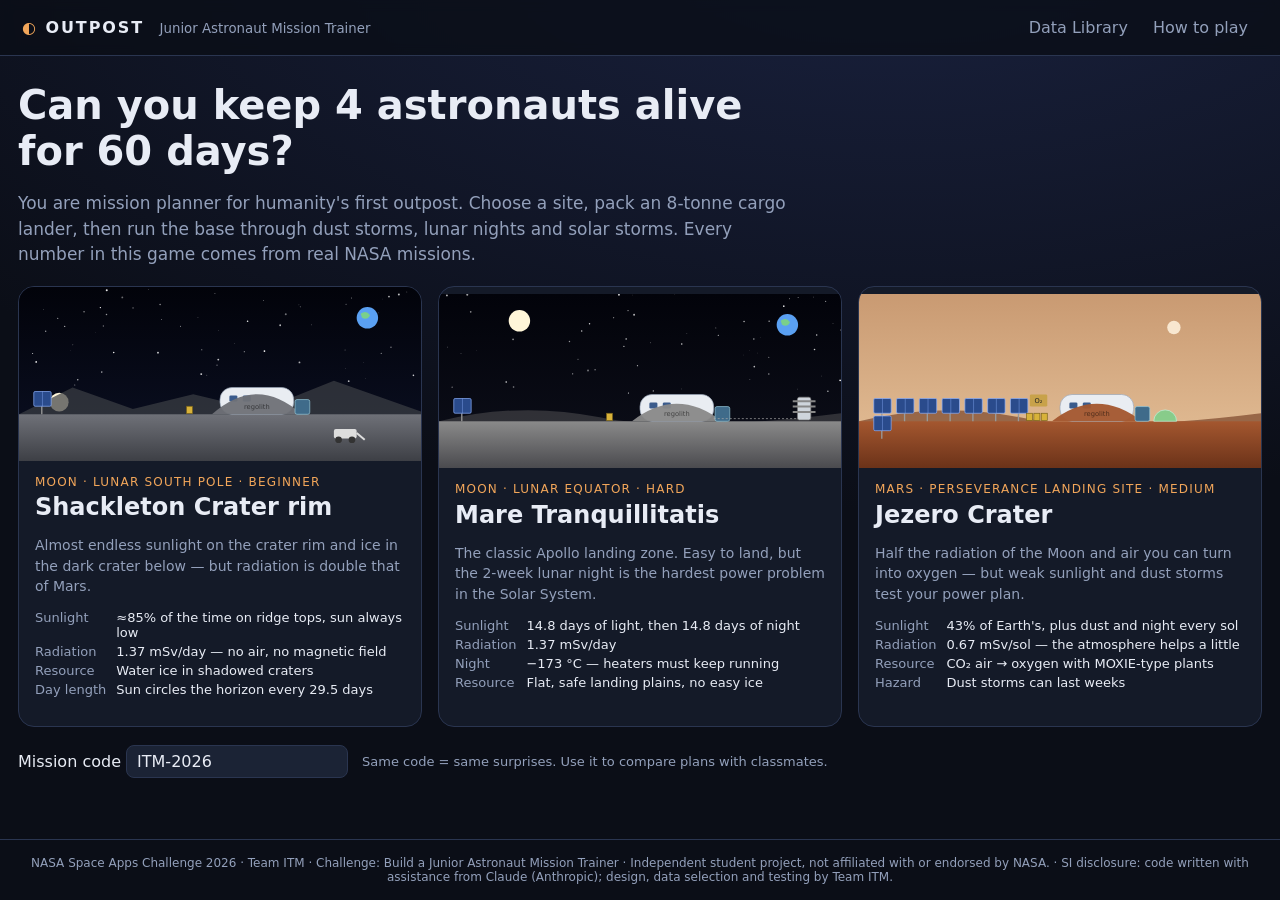
<file: index.html>
<!DOCTYPE html>
<html lang="en">
<head>
<meta charset="utf-8">
<meta name="viewport" content="width=device-width, initial-scale=1">
<title>OUTPOST — Junior Astronaut Mission Trainer</title>
<meta name="description" content="A browser game where students plan and run a lunar or Martian outpost, balancing life support, radiation shielding, power and food with real NASA mission data. NASA Space Apps Challenge 2026 — Team ITM.">
<meta name="author" content="Team ITM (International Tech Machines)">
<meta name="generator" content="Code written with assistance from a Super Intelligence (SI) tool: Claude (Anthropic). Game design, data choices and testing by Team ITM.">
<link rel="icon" href="data:image/svg+xml,<svg xmlns='http://www.w3.org/2000/svg' viewBox='0 0 32 32'><circle cx='16' cy='16' r='14' fill='%23f2a65a'/><path d='M6 22h20v4H6z' fill='%23222'/></svg>">
<link rel="stylesheet" href="css/style.css">
</head>
<body>
<header class="topbar">
  <div class="brand"><span class="logo">◐</span> OUTPOST <small>Junior Astronaut Mission Trainer</small></div>
  <nav>
    <button class="link" data-open="library">Data Library</button>
    <button class="link" data-open="howto">How to play</button>
  </nav>
</header>

<main id="app">
  <!-- 1. destination -->
  <section id="scr-site" class="screen active">
    <div class="hero">
      <h1>Can you keep 4 astronauts alive for 60 days?</h1>
      <p>You are mission planner for humanity's first outpost. Choose a site, pack an 8-tonne cargo lander, then run the base through dust storms, lunar nights and solar storms. Every number in this game comes from real NASA missions.</p>
    </div>
    <div id="site-cards" class="cards3"></div>
    <div class="seedrow">
      <label>Mission code <input id="seed" maxlength="12" value="ITM-2026"></label>
      <span class="hint">Same code = same surprises. Use it to compare plans with classmates.</span>
    </div>
  </section>

  <!-- 2. planner -->
  <section id="scr-plan" class="screen">
    <div class="plan-head">
      <button class="ghost" data-go="site">← Sites</button>
      <h2 id="plan-title"></h2>
      <div class="massbox">
        <div class="masslabel"><span>Cargo mass</span><b id="mass-num"></b></div>
        <div class="bar"><i id="mass-bar"></i></div>
      </div>
    </div>
    <div class="plan-grid">
      <div class="panel">
        <h3>1 · Systems</h3>
        <div id="mod-list"></div>
      </div>
      <div class="panel">
        <h3>2 · Supplies for 4 crew</h3>
        <div id="sup-list"></div>
        <h3>3 · Engineering check <span class="hint">(60 days, no surprises)</span></h3>
        <div id="power-sum" class="kv"></div>
        <svg id="fc-chart" class="chart" viewBox="0 0 520 190" role="img" aria-label="Forecast chart"></svg>
        <ul id="fc-warn" class="warn"></ul>
        <div class="row-end">
          <button class="ghost" id="btn-auto">Suggest a starter plan</button>
          <button class="primary" id="btn-launch">Launch mission 🚀</button>
        </div>
      </div>
    </div>
  </section>

  <!-- 3. operations -->
  <section id="scr-ops" class="screen">
    <div class="ops-grid">
      <div class="panel scene-panel">
        <div class="ops-title"><b id="ops-site"></b><span id="ops-day"></span></div>
        <svg id="scene" viewBox="0 0 600 260" role="img" aria-label="Outpost view"></svg>
        <div id="gauges" class="gauges"></div>
        <svg id="ops-chart" class="chart" viewBox="0 0 520 170" role="img" aria-label="Resource history"></svg>
      </div>
      <div class="panel">
        <h3>Mission briefing</h3>
        <ul id="brief" class="events"></ul>
        <h3>Crew focus for the next 5 <span class="dw"></span>s</h3>
        <div id="focus" class="focus"></div>
        <h3>Power switches</h3>
        <div id="toggles" class="toggles"></div>
        <button class="primary wide" id="btn-turn">Run next 5 <span class="dw"></span>s ▶</button>
        <h3>Mission log</h3>
        <ol id="log" class="log"></ol>
      </div>
    </div>
  </section>

  <!-- 4. debrief -->
  <section id="scr-end" class="screen">
    <div class="panel end">
      <div class="endhead">
        <div id="grade" class="grade"></div>
        <div>
          <h2 id="end-title"></h2>
          <p id="end-sub"></p>
        </div>
      </div>
      <div id="end-stats" class="statgrid"></div>
      <svg id="end-chart" class="chart" viewBox="0 0 520 170" role="img" aria-label="Mission history"></svg>
      <h3>What real mission planners learn from this</h3>
      <div id="lessons" class="lessons"></div>
      <div class="row-end">
        <button class="ghost" data-go="plan">Change the plan & retry</button>
        <button class="primary" data-go="site">Try another site</button>
      </div>
    </div>
  </section>
</main>

<dialog id="dlg-library"><div class="dlg">
  <h2>Data Library</h2>
  <p>Where every number comes from. Values marked <em>game estimate</em> are simplified so the game stays playable in a class period.</p>
  <div id="lib"></div>
  <button class="primary" data-close>Close</button>
</div></dialog>

<dialog id="dlg-howto"><div class="dlg">
  <h2>How to play</h2>
  <ol>
    <li><b>Pick a site.</b> The Moon's pole, the Moon's equator and Mars each break a different system.</li>
    <li><b>Pack the lander.</b> 8,000 kg for power, life support, shielding and supplies. The engineering check shows if your base survives 60 days with no surprises.</li>
    <li><b>Run the outpost.</b> Every 5 days choose what the crew does and which systems get power. React to dust storms, solar storms, sunsets and breakdowns.</li>
    <li><b>Debrief.</b> See your grade and the real engineering lessons behind your choices.</li>
  </ol>
  <p><b>You lose</b> if oxygen, water or food runs out. <b>You score</b> for science, crew morale, safe radiation levels and keeping reserves.</p>
  <button class="primary" data-close>Got it</button>
</div></dialog>

<footer class="foot">
  NASA Space Apps Challenge 2026 · Team ITM · Challenge: Build a Junior Astronaut Mission Trainer ·
  Independent student project, not affiliated with or endorsed by NASA. ·
  <span title="SI disclosure">SI disclosure: code written with assistance from Claude (Anthropic); design, data selection and testing by Team ITM.</span>
</footer>

<script src="js/data.js"></script>
<script src="js/sim.js"></script>
<script src="js/ui.js"></script>
</body>
</html>
</file>
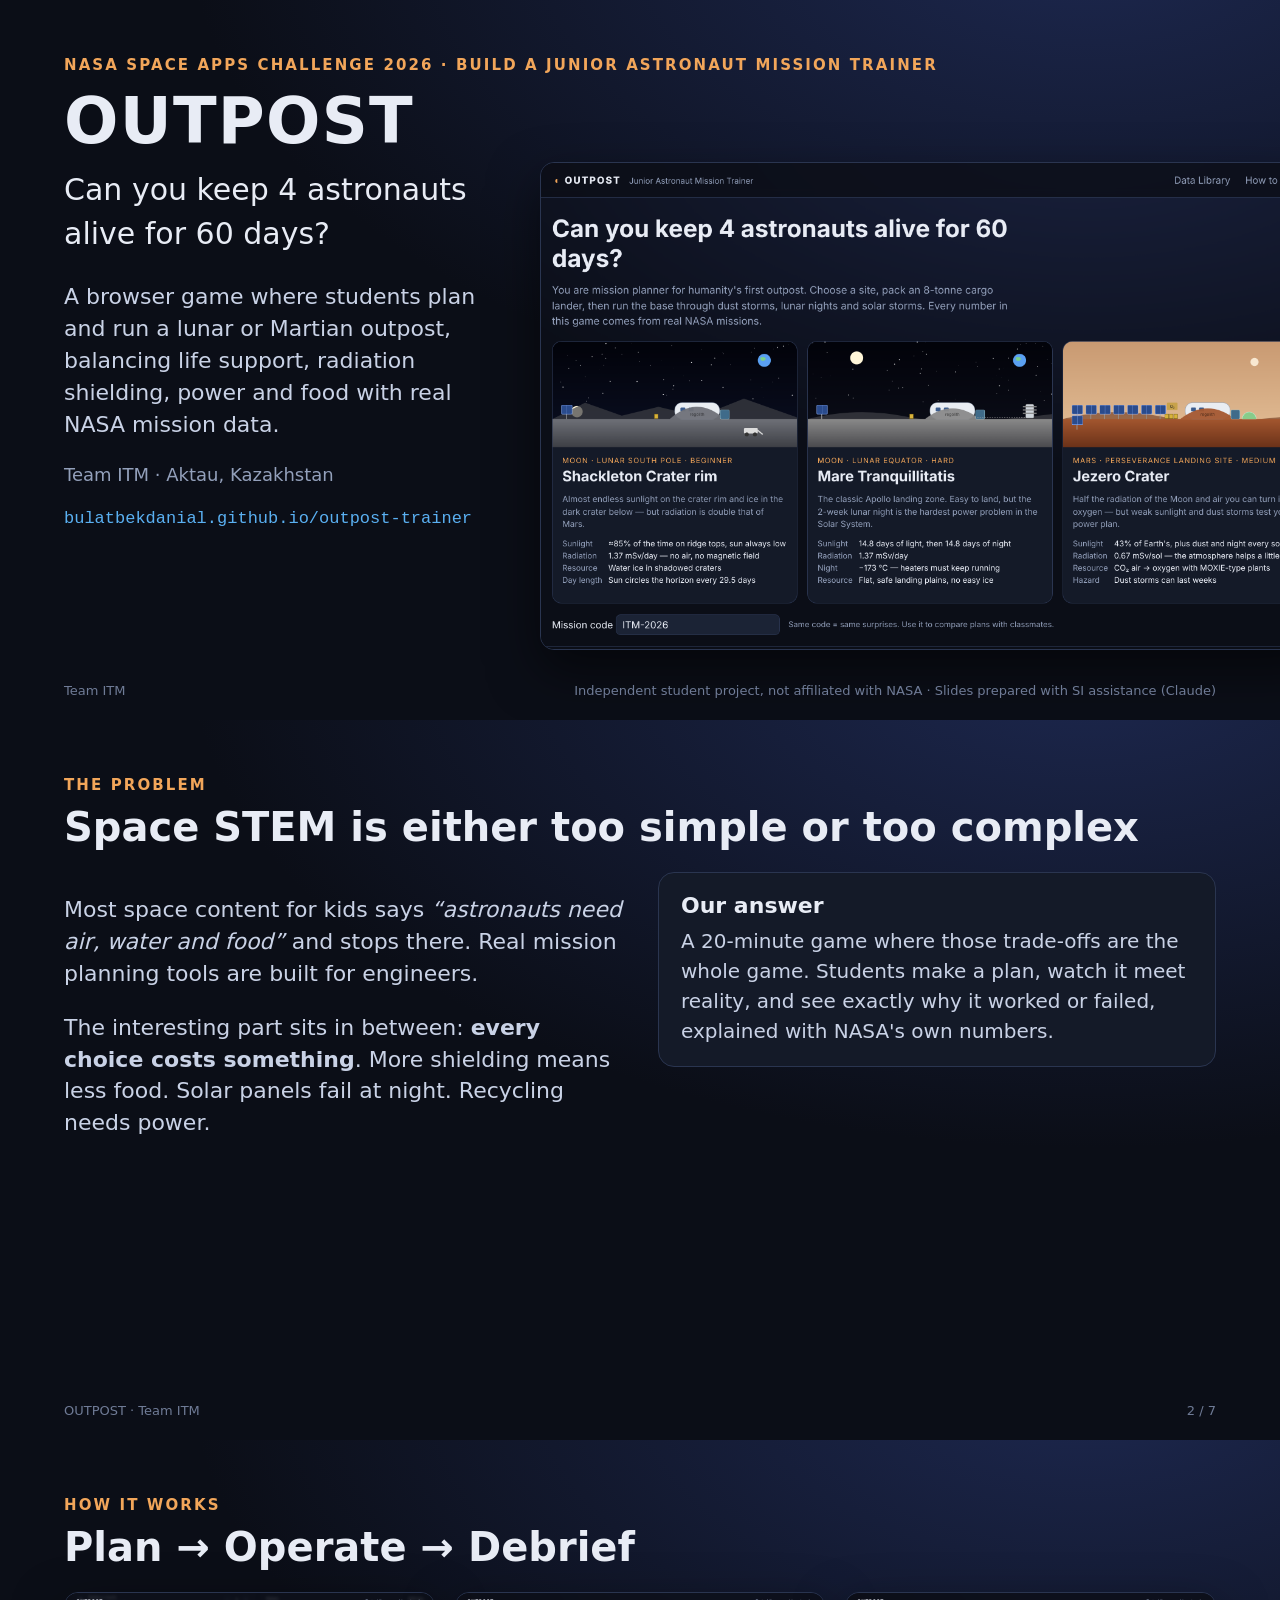
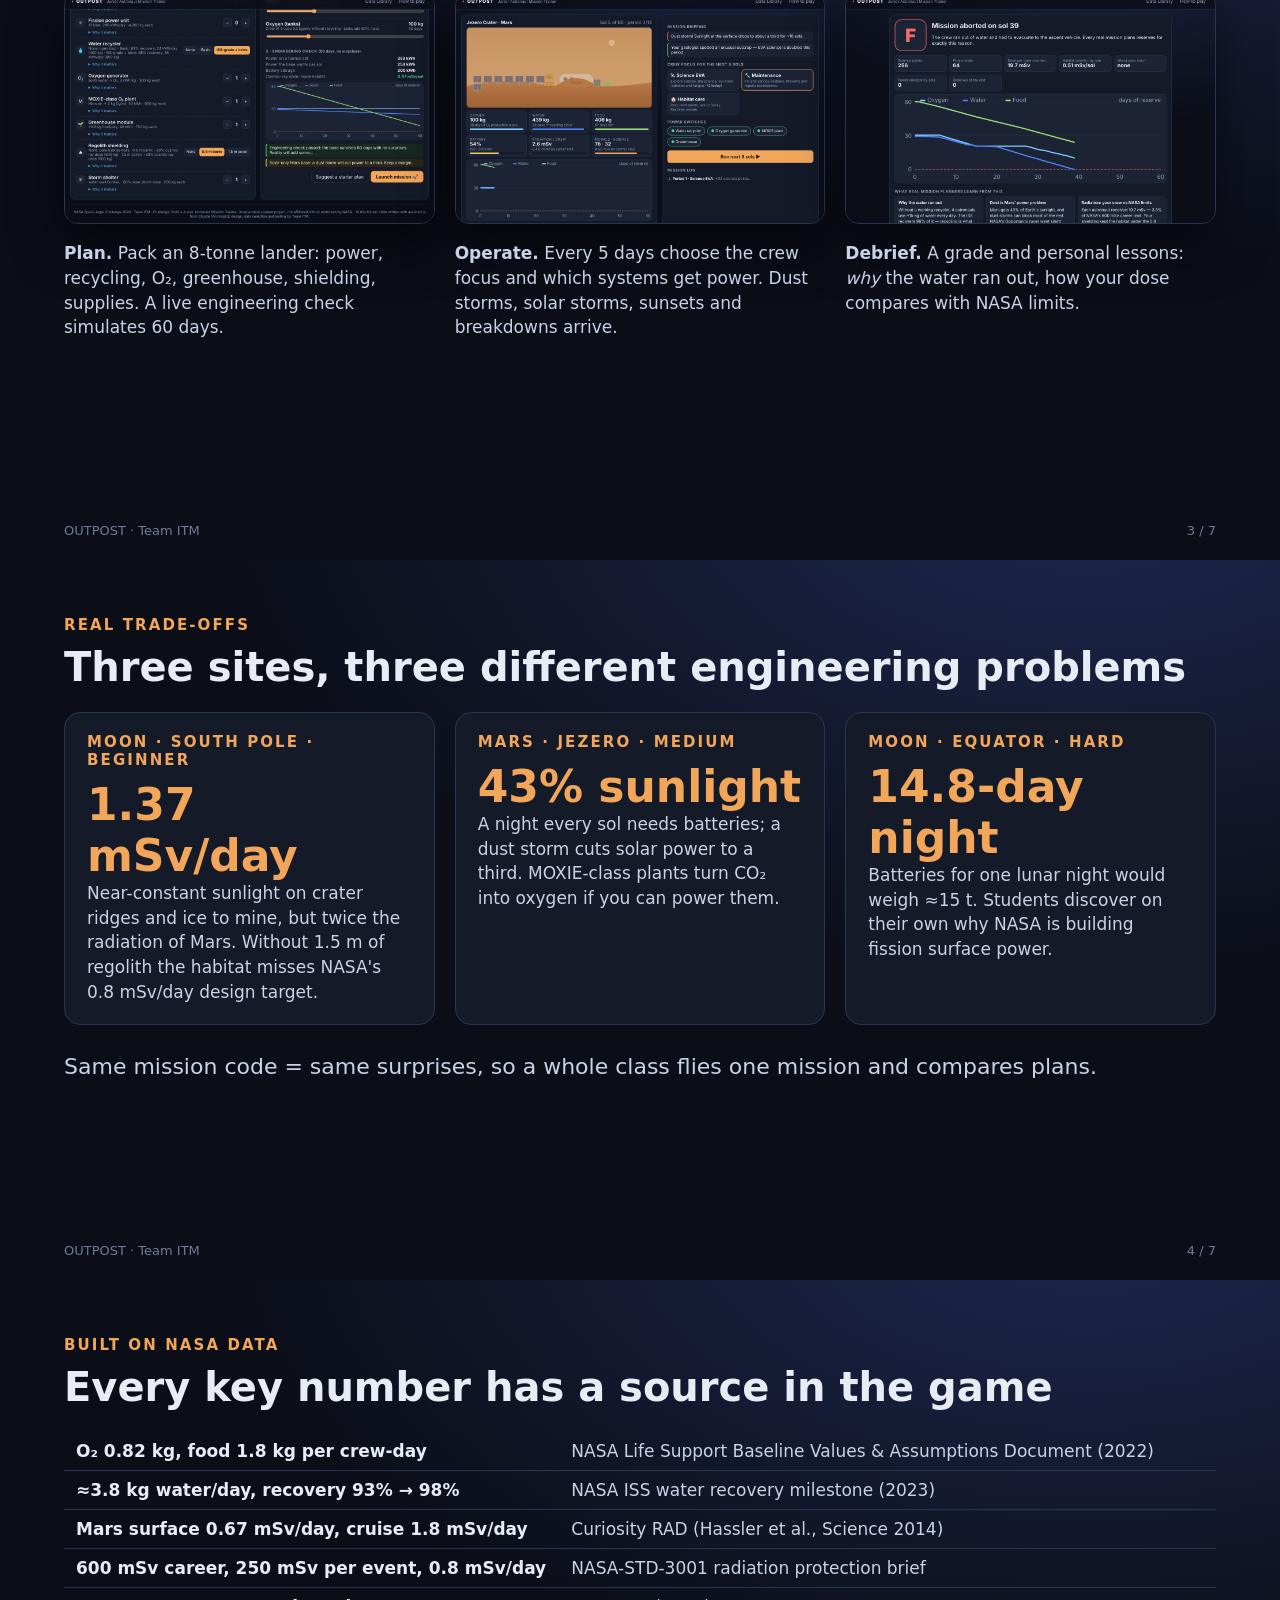
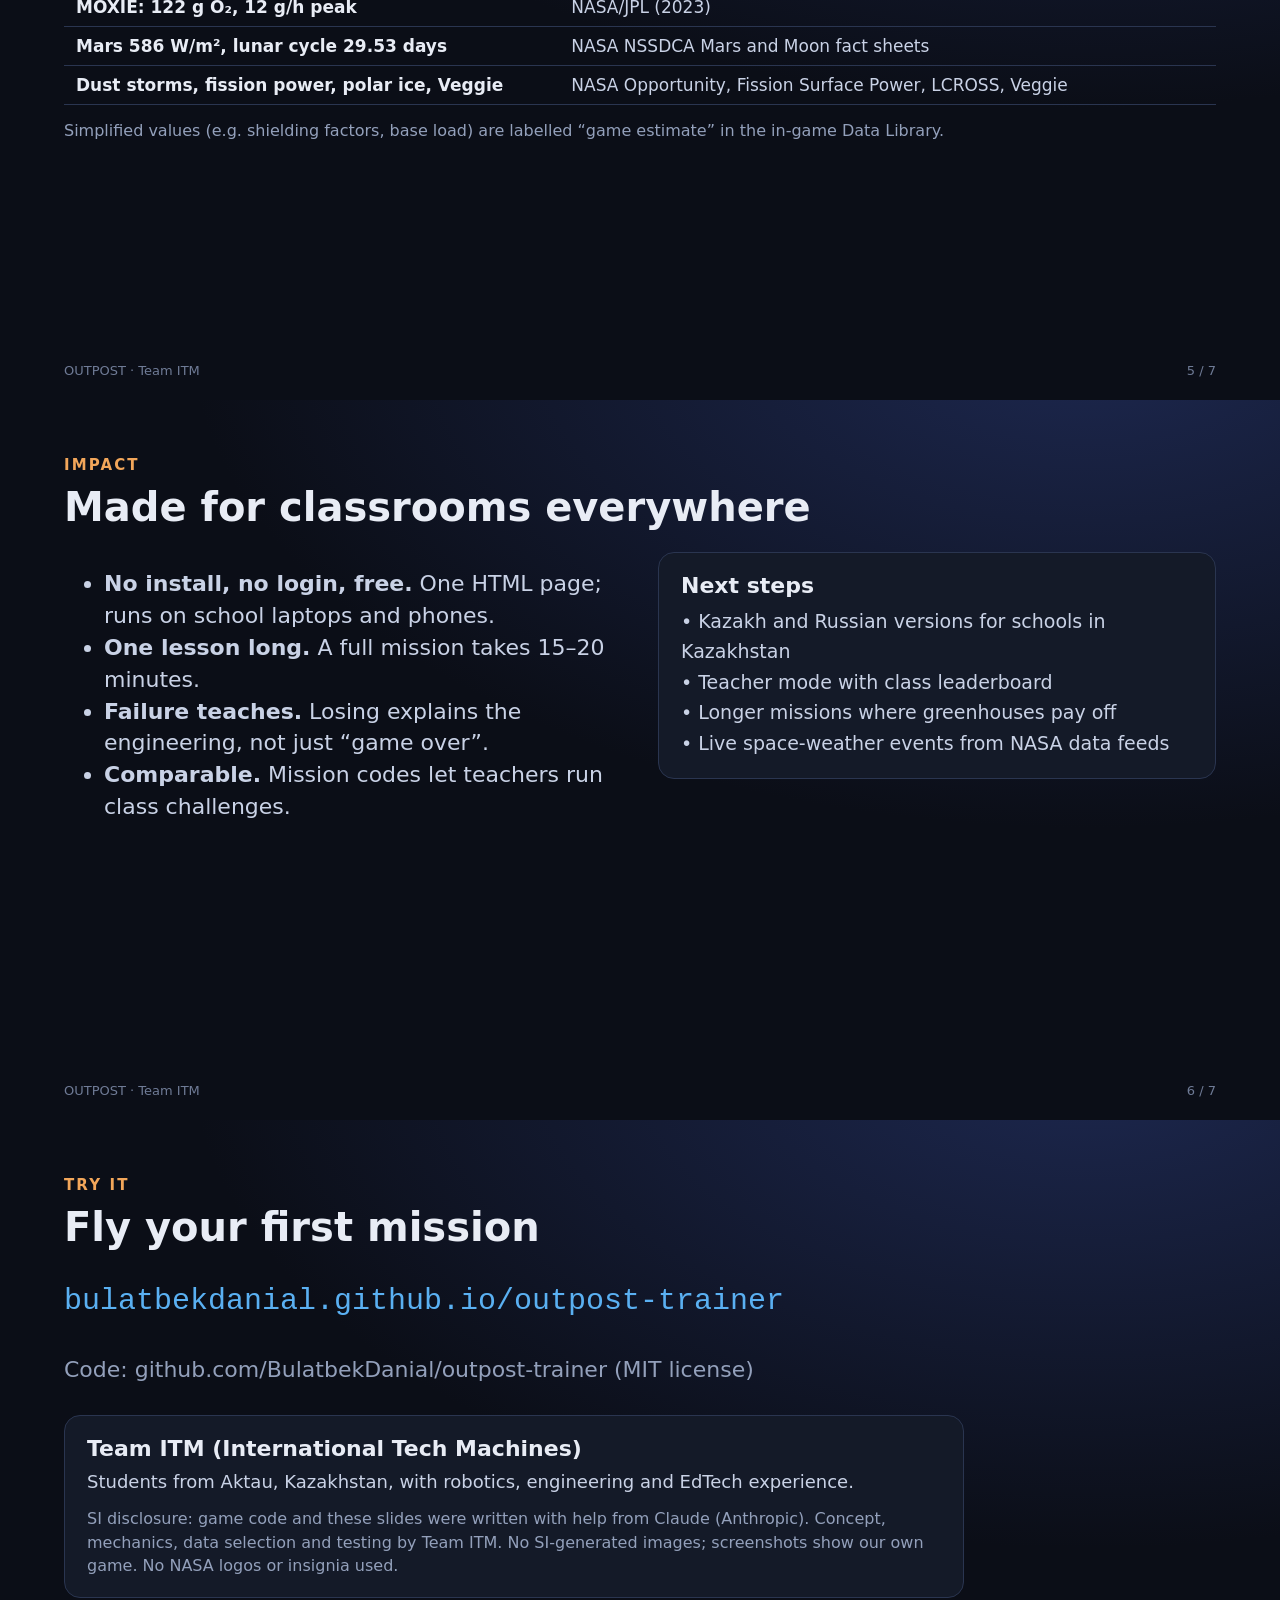
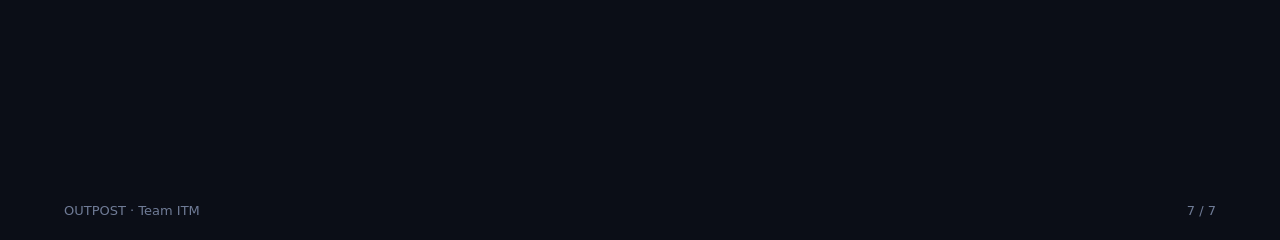
<file: demo/slides.html>
<!DOCTYPE html>
<html lang="en"><head><meta charset="utf-8"><title>OUTPOST — Team ITM demo</title>
<meta name="generator" content="Slides prepared with assistance from a Super Intelligence (SI) tool: Claude (Anthropic).">
<style>
@page{size:1280px 720px;margin:0}
*{box-sizing:border-box}
body{margin:0;font-family:system-ui,"Segoe UI",Roboto,Arial,sans-serif;color:#e8ecf5;background:#0b0e17}
.s{width:1280px;height:720px;position:relative;overflow:hidden;padding:56px 64px;page-break-after:always;background:radial-gradient(900px 500px at 85% -10%,#1d2850,transparent),#0b0e17}
.s:last-child{page-break-after:auto}
h1{font-size:64px;margin:0 0 10px;letter-spacing:.02em}
h2{font-size:40px;margin:0 0 22px}
.k{color:#f2a65a;font-size:15px;letter-spacing:.14em;text-transform:uppercase;font-weight:700;margin-bottom:10px}
p,li{font-size:22px;line-height:1.45;color:#c9d2e6}
.muted{color:#93a0bb}
.foot{position:absolute;left:64px;right:64px;bottom:22px;display:flex;justify-content:space-between;font-size:13px;color:#6f7b96}

.shot{border-radius:14px;border:1px solid #2a3550;box-shadow:0 20px 50px #0008;display:block}
.cols{display:grid;grid-template-columns:1fr 1fr;gap:36px;align-items:start}
.three{display:grid;grid-template-columns:repeat(3,1fr);gap:20px}
.card{background:#141a28;border:1px solid #2a3550;border-radius:16px;padding:20px 22px}
.card h3{margin:0 0 8px;font-size:22px}.card p{font-size:17px;margin:0}
.big{font-size:44px;font-weight:800;color:#f2a65a}
table{border-collapse:collapse;width:100%;font-size:17px}
td{padding:9px 12px;border-bottom:1px solid #2a3550;color:#c9d2e6}td:first-child{color:#e8ecf5;font-weight:600;width:43%}
.pill{display:inline-block;background:#f2a65a;color:#1b1206;font-weight:700;border-radius:999px;padding:8px 18px;font-size:18px}
.url{font-family:ui-monospace,Consolas,monospace;color:#5ab0f2;font-size:20px}
</style></head><body>

<section class="s">
  <div class="k">NASA Space Apps Challenge 2026 · Build a Junior Astronaut Mission Trainer</div>
  <h1>OUTPOST</h1>
  <p style="font-size:30px;margin:0 0 26px;color:#e8ecf5;max-width:440px">Can you keep 4 astronauts alive for 60 days?</p>
  <img class="shot" src="img/1_sites.png" style="width:780px;position:absolute;right:-40px;bottom:70px">
  <div style="max-width:420px">
    <p>A browser game where students plan and run a lunar or Martian outpost, balancing life support, radiation shielding, power and food with real NASA mission data.</p>
    <p class="muted" style="font-size:18px">Team ITM · Aktau, Kazakhstan</p>
    <p class="url" style="font-size:17px">bulatbekdanial.github.io/outpost-trainer</p>
  </div>
  <div class="foot"><span>Team ITM</span><span>Independent student project, not affiliated with NASA · Slides prepared with SI assistance (Claude)</span></div>
</section>

<section class="s">
  <div class="k">The problem</div>
  <h2>Space STEM is either too simple or too complex</h2>
  <div class="cols">
    <div>
      <p>Most space content for kids says <i>“astronauts need air, water and food”</i> and stops there. Real mission planning tools are built for engineers.</p>
      <p>The interesting part sits in between: <b>every choice costs something</b>. More shielding means less food. Solar panels fail at night. Recycling needs power.</p>
    </div>
    <div class="card">
      <h3>Our answer</h3>
      <p style="font-size:20px;line-height:1.5">A 20-minute game where those trade-offs are the whole game. Students make a plan, watch it meet reality, and see exactly why it worked or failed, explained with NASA's own numbers.</p>
    </div>
  </div>
  <div class="foot"><span>OUTPOST · Team ITM</span><span>2 / 7</span></div>
</section>

<section class="s">
  <div class="k">How it works</div>
  <h2>Plan → Operate → Debrief</h2>
  <div class="three">
    <div><img class="shot" src="img/2_plan.png" style="width:100%"><p style="font-size:17px"><b>Plan.</b> Pack an 8-tonne lander: power, recycling, O₂, greenhouse, shielding, supplies. A live engineering check simulates 60 days.</p></div>
    <div><img class="shot" src="img/3_ops.png" style="width:100%"><p style="font-size:17px"><b>Operate.</b> Every 5 days choose the crew focus and which systems get power. Dust storms, solar storms, sunsets and breakdowns arrive.</p></div>
    <div><img class="shot" src="img/4_end.png" style="width:100%"><p style="font-size:17px"><b>Debrief.</b> A grade and personal lessons: <i>why</i> the water ran out, how your dose compares with NASA limits.</p></div>
  </div>
  <div class="foot"><span>OUTPOST · Team ITM</span><span>3 / 7</span></div>
</section>

<section class="s">
  <div class="k">Real trade-offs</div>
  <h2>Three sites, three different engineering problems</h2>
  <div class="three">
    <div class="card"><div class="k">Moon · south pole · Beginner</div><div class="big">1.37 mSv/day</div><p>Near-constant sunlight on crater ridges and ice to mine, but twice the radiation of Mars. Without 1.5 m of regolith the habitat misses NASA's 0.8 mSv/day design target.</p></div>
    <div class="card"><div class="k">Mars · Jezero · Medium</div><div class="big">43% sunlight</div><p>A night every sol needs batteries; a dust storm cuts solar power to a third. MOXIE-class plants turn CO₂ into oxygen if you can power them.</p></div>
    <div class="card"><div class="k">Moon · equator · Hard</div><div class="big">14.8-day night</div><p>Batteries for one lunar night would weigh ≈15 t. Students discover on their own why NASA is building fission surface power.</p></div>
  </div>
  <p style="margin-top:26px">Same mission code = same surprises, so a whole class flies one mission and compares plans.</p>
  <div class="foot"><span>OUTPOST · Team ITM</span><span>4 / 7</span></div>
</section>

<section class="s">
  <div class="k">Built on NASA data</div>
  <h2>Every key number has a source in the game</h2>
  <table>
    <tr><td>O₂ 0.82 kg, food 1.8 kg per crew-day</td><td>NASA Life Support Baseline Values & Assumptions Document (2022)</td></tr>
    <tr><td>≈3.8 kg water/day, recovery 93% → 98%</td><td>NASA ISS water recovery milestone (2023)</td></tr>
    <tr><td>Mars surface 0.67 mSv/day, cruise 1.8 mSv/day</td><td>Curiosity RAD (Hassler et al., Science 2014)</td></tr>
    <tr><td>600 mSv career, 250 mSv per event, 0.8 mSv/day</td><td>NASA-STD-3001 radiation protection brief</td></tr>
    <tr><td>MOXIE: 122 g O₂, 12 g/h peak</td><td>NASA/JPL (2023)</td></tr>
    <tr><td>Mars 586 W/m², lunar cycle 29.53 days</td><td>NASA NSSDCA Mars and Moon fact sheets</td></tr>
    <tr><td>Dust storms, fission power, polar ice, Veggie</td><td>NASA Opportunity, Fission Surface Power, LCROSS, Veggie</td></tr>
  </table>
  <p class="muted" style="font-size:16px;margin-top:14px">Simplified values (e.g. shielding factors, base load) are labelled “game estimate” in the in-game Data Library.</p>
  <div class="foot"><span>OUTPOST · Team ITM</span><span>5 / 7</span></div>
</section>

<section class="s">
  <div class="k">Impact</div>
  <h2>Made for classrooms everywhere</h2>
  <div class="cols">
    <ul>
      <li><b>No install, no login, free.</b> One HTML page; runs on school laptops and phones.</li>
      <li><b>One lesson long.</b> A full mission takes 15–20 minutes.</li>
      <li><b>Failure teaches.</b> Losing explains the engineering, not just “game over”.</li>
      <li><b>Comparable.</b> Mission codes let teachers run class challenges.</li>
    </ul>
    <div class="card">
      <h3>Next steps</h3>
      <p style="font-size:19px;line-height:1.6">• Kazakh and Russian versions for schools in Kazakhstan<br>• Teacher mode with class leaderboard<br>• Longer missions where greenhouses pay off<br>• Live space-weather events from NASA data feeds</p>
    </div>
  </div>
  <div class="foot"><span>OUTPOST · Team ITM</span><span>6 / 7</span></div>
</section>

<section class="s">
  <div class="k">Try it</div>
  <h2>Fly your first mission</h2>
  <p class="url" style="font-size:30px">bulatbekdanial.github.io/outpost-trainer</p>
  <p class="muted">Code: github.com/BulatbekDanial/outpost-trainer (MIT license)</p>
  <div class="card" style="margin-top:30px;max-width:900px">
    <h3>Team ITM (International Tech Machines)</h3>
    <p style="font-size:18px">Students from Aktau, Kazakhstan, with robotics, engineering and EdTech experience.</p>
    <p style="font-size:16px;margin-top:12px" class="muted">SI disclosure: game code and these slides were written with help from Claude (Anthropic). Concept, mechanics, data selection and testing by Team ITM. No SI-generated images; screenshots show our own game. No NASA logos or insignia used.</p>
  </div>
  <div class="foot"><span>OUTPOST · Team ITM</span><span>7 / 7</span></div>
</section>
</body></html>
</file>
<file: css/style.css>
:root{
  --bg:#0b0e17; --panel:#141a28; --panel2:#1b2335; --line:#2a3550; --text:#e8ecf5; --muted:#93a0bb;
  --acc:#f2a65a; --acc2:#5ab0f2; --good:#5ad19a; --bad:#f26a6a; --warn:#f2d35a;
  --o2:#7fc8ff; --water:#4f86f7; --food:#9be07a; --bat:#f2d35a; --dose:#f27aa8;
  font-family: system-ui,-apple-system,"Segoe UI",Roboto,Arial,sans-serif;
}
*{box-sizing:border-box}
body{margin:0;background:radial-gradient(1200px 600px at 70% -10%,#1a2240,transparent),var(--bg);color:var(--text);min-height:100vh;display:flex;flex-direction:column}
button{font:inherit;cursor:pointer}
h1{font-size:clamp(26px,4vw,40px);margin:.2em 0}
h2{margin:.2em 0}
h3{font-size:13px;letter-spacing:.08em;text-transform:uppercase;color:var(--muted);margin:18px 0 8px}
.hint{color:var(--muted);font-size:13px;text-transform:none;letter-spacing:0}
.topbar{display:flex;justify-content:space-between;align-items:center;padding:12px 22px;border-bottom:1px solid var(--line);background:#0b0e17cc;position:sticky;top:0;z-index:5;backdrop-filter:blur(6px)}
.brand{font-weight:800;letter-spacing:.12em}.brand small{font-weight:400;letter-spacing:0;color:var(--muted);margin-left:8px}
.logo{color:var(--acc)}
.link{background:none;border:0;color:var(--muted);padding:6px 10px}.link:hover{color:var(--text)}
main{flex:1;width:100%;max-width:1280px;margin:0 auto;padding:18px}
.screen{display:none}.screen.active{display:block;animation:fade .25s}
@keyframes fade{from{opacity:0;transform:translateY(6px)}to{opacity:1}}
.hero{max-width:780px}.hero p{color:var(--muted);font-size:17px;line-height:1.5}
.cards3{display:grid;grid-template-columns:repeat(auto-fit,minmax(280px,1fr));gap:16px;margin-top:18px}
.site-card{background:var(--panel);border:1px solid var(--line);border-radius:16px;overflow:hidden;text-align:left;color:var(--text);padding:0;transition:transform .15s,border-color .15s}
.site-card:hover{transform:translateY(-3px);border-color:var(--acc)}
.site-card svg{display:block;width:100%;height:auto}
.site-card .body{padding:14px 16px 16px}
.site-card .tag{color:var(--acc);font-size:12px;text-transform:uppercase;letter-spacing:.1em}
.site-card p{color:var(--muted);font-size:14px;line-height:1.45}
.facts{display:grid;grid-template-columns:auto 1fr;gap:4px 10px;font-size:13px}.facts dt{color:var(--muted)}.facts dd{margin:0}
.seedrow{margin-top:18px;display:flex;gap:14px;align-items:center;flex-wrap:wrap}
input{background:var(--panel2);border:1px solid var(--line);color:var(--text);border-radius:8px;padding:6px 10px;font:inherit}
.panel{background:var(--panel);border:1px solid var(--line);border-radius:16px;padding:16px 18px}
.plan-head{display:flex;align-items:center;gap:16px;flex-wrap:wrap;margin-bottom:14px}
.plan-head h2{flex:1;min-width:220px}
.massbox{min-width:300px}.masslabel{display:flex;justify-content:space-between;font-size:13px;color:var(--muted)}
.bar{height:12px;background:var(--panel2);border-radius:8px;overflow:hidden;margin-top:4px;border:1px solid var(--line)}
.bar i{display:block;height:100%;background:linear-gradient(90deg,var(--good),var(--acc));transition:width .2s}
.bar i.over{background:var(--bad)}
.plan-grid{display:grid;grid-template-columns:1.1fr 1fr;gap:16px}
@media(max-width:900px){.plan-grid,.ops-grid{grid-template-columns:1fr!important}}
.mod{display:grid;grid-template-columns:34px 1fr auto;gap:10px;align-items:center;padding:10px 0;border-bottom:1px dashed var(--line)}
.mod .ic{width:34px;height:34px;border-radius:10px;background:var(--panel2);display:grid;place-items:center;font-size:16px}
.mod .nm{font-weight:600}.mod .sp{font-size:12.5px;color:var(--muted)}
.mod details{grid-column:2/4;font-size:13px;color:var(--muted)}.mod summary{cursor:pointer;color:var(--acc2);font-size:12.5px}
.step{display:flex;align-items:center;gap:6px}
.step button,.seg button{background:var(--panel2);border:1px solid var(--line);color:var(--text);border-radius:8px;min-width:30px;height:30px}
.step button:hover,.seg button:hover{border-color:var(--acc)}
.step b{min-width:22px;text-align:center}
.seg{display:flex;gap:4px;flex-wrap:wrap;justify-content:flex-end}
.seg button{padding:0 8px;font-size:12.5px}.seg button.on{background:var(--acc);color:#1b1206;border-color:var(--acc);font-weight:700}
.sup{display:grid;grid-template-columns:1fr auto;gap:2px 10px;padding:8px 0;border-bottom:1px dashed var(--line)}
.sup input[type=range]{grid-column:1/3;width:100%;accent-color:var(--acc)}
.sup .sp{font-size:12.5px;color:var(--muted)}
.kv{display:grid;grid-template-columns:1fr auto;gap:4px 12px;font-size:14px}.kv span{color:var(--muted)}
.chart{width:100%;height:auto;background:var(--panel2);border-radius:12px;margin-top:10px;border:1px solid var(--line)}
.warn{list-style:none;padding:0;margin:10px 0;font-size:14px}.warn li{padding:6px 10px;border-radius:8px;margin-bottom:6px;background:#2a1d1d;border-left:3px solid var(--bad)}
.warn li.ok{background:#16281f;border-color:var(--good)}.warn li.mid{background:#2a2617;border-color:var(--warn)}
.row-end{display:flex;justify-content:flex-end;gap:10px;margin-top:14px;flex-wrap:wrap}
.primary{background:var(--acc);color:#1b1206;border:0;border-radius:10px;padding:10px 18px;font-weight:700}
.primary:hover{filter:brightness(1.08)}.primary:disabled{opacity:.45;cursor:not-allowed}
.primary.wide{width:100%;margin-top:14px;padding:12px}
.ghost{background:transparent;border:1px solid var(--line);color:var(--text);border-radius:10px;padding:9px 14px}.ghost:hover{border-color:var(--acc)}
.ops-grid{display:grid;grid-template-columns:1.25fr 1fr;gap:16px}
.ops-title{display:flex;justify-content:space-between;margin-bottom:8px}.ops-title span{color:var(--muted)}
#scene{width:100%;height:auto;border-radius:12px;display:block}
.gauges{display:grid;grid-template-columns:repeat(3,1fr);gap:8px;margin-top:10px}
.g{background:var(--panel2);border-radius:10px;padding:8px 10px;border:1px solid var(--line)}
.g .l{font-size:11.5px;color:var(--muted);text-transform:uppercase;letter-spacing:.06em}
.g .v{font-weight:700;font-size:17px}.g .s{font-size:11.5px;color:var(--muted)}
.g .mini{height:5px;background:#0006;border-radius:4px;margin-top:5px;overflow:hidden}.g .mini i{display:block;height:100%}
.g.low{border-color:var(--bad)}
.events{list-style:none;padding:0;margin:0}.events li{padding:8px 10px;border-radius:8px;margin-bottom:6px;font-size:14px;background:var(--panel2);border-left:3px solid var(--acc2)}
.events li.bad{border-color:var(--bad)}.events li.good{border-color:var(--good)}.events li.alert{border-color:var(--warn);background:#2e2812;font-weight:600}
.focus{display:grid;grid-template-columns:repeat(2,1fr);gap:8px}
.fbtn{background:var(--panel2);border:1px solid var(--line);color:var(--text);border-radius:12px;padding:10px;text-align:left}
.fbtn small{display:block;color:var(--muted);font-size:12px;margin-top:3px}
.fbtn.on{border-color:var(--acc);box-shadow:0 0 0 2px #f2a65a44 inset}
.fbtn.hot{border-color:var(--warn)}
.toggles{display:flex;flex-wrap:wrap;gap:8px}
.tg{background:var(--panel2);border:1px solid var(--line);color:var(--muted);border-radius:999px;padding:6px 12px;font-size:13px}
.tg.on{color:var(--text);border-color:var(--good)}.tg.on::before{content:"● ";color:var(--good)}.tg:not(.on)::before{content:"○ "}
.log{padding-left:18px;font-size:13px;color:var(--muted);max-height:220px;overflow:auto}.log li{margin-bottom:6px}.log b{color:var(--text)}
.end{max-width:980px;margin:0 auto}
.endhead{display:flex;gap:18px;align-items:center}
.grade{font-size:64px;font-weight:900;width:110px;height:110px;border-radius:24px;display:grid;place-items:center;background:var(--panel2);border:2px solid var(--acc);color:var(--acc);flex:none}
.grade.F{color:var(--bad);border-color:var(--bad)}
.statgrid{display:grid;grid-template-columns:repeat(auto-fit,minmax(150px,1fr));gap:10px;margin-top:14px}
.statgrid div{background:var(--panel2);border-radius:10px;padding:10px;border:1px solid var(--line)}.statgrid span{display:block;font-size:12px;color:var(--muted)}.statgrid b{font-size:18px}
.lessons{display:grid;grid-template-columns:repeat(auto-fit,minmax(260px,1fr));gap:10px}
.lesson{background:var(--panel2);border-radius:12px;padding:12px;border:1px solid var(--line);font-size:14px;line-height:1.45}
.lesson b{display:block;margin-bottom:4px}.lesson a{color:var(--acc2);font-size:12.5px}
dialog{border:1px solid var(--line);border-radius:16px;background:var(--panel);color:var(--text);max-width:760px;width:92vw;padding:0}
dialog::backdrop{background:#000a}
.dlg{padding:20px 22px;max-height:80vh;overflow:auto;line-height:1.5}
.src{padding:8px 0;border-bottom:1px dashed var(--line);font-size:14px}.src a{color:var(--acc2)}.src p{margin:2px 0;color:var(--muted)}
.foot{font-size:12px;color:var(--muted);text-align:center;padding:16px;border-top:1px solid var(--line)}
.legend{font-size:11px;fill:var(--muted)}
</file>
